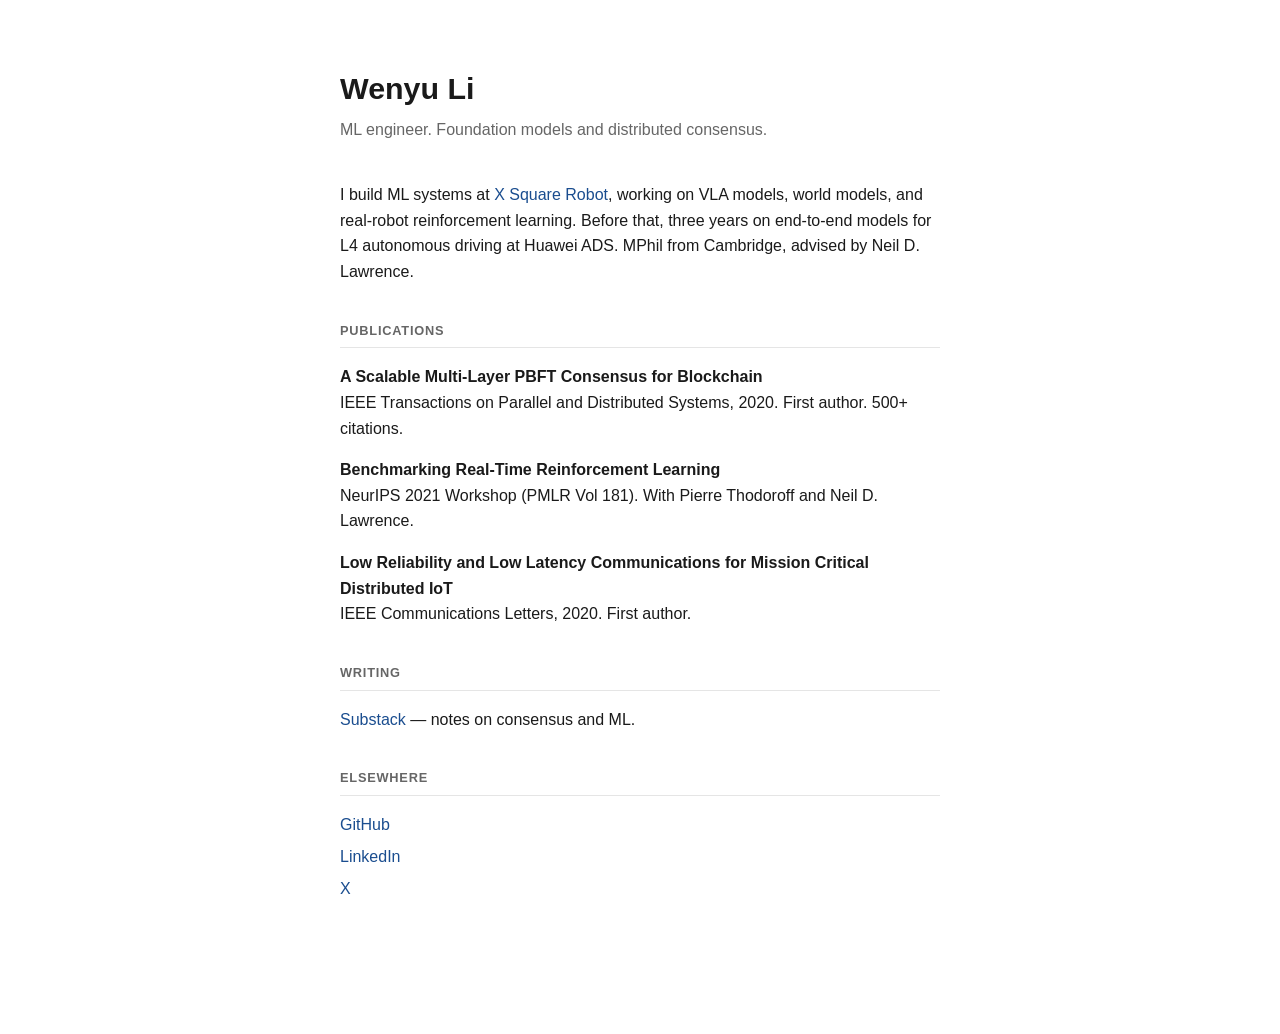
<file: index.html>
<!doctype html>
<html lang="en">
<head>
  <meta charset="utf-8">
  <meta name="viewport" content="width=device-width, initial-scale=1">
  <title>Wenyu Li</title>
  <meta name="description" content="Wenyu Li (Coco) — ML engineer. Foundation models, distributed consensus.">
  <link rel="stylesheet" href="style.css">
</head>
<body>
  <main>
    <header>
      <h1>Wenyu Li</h1>
      <p class="sub">ML engineer. Foundation models and distributed consensus.</p>
    </header>

    <section>
      <p>
        I build ML systems at <a href="https://x2robot.com">X Square Robot</a>, working on
        VLA models, world models, and real-robot reinforcement learning. Before that, three
        years on end-to-end models for L4 autonomous driving at Huawei ADS. MPhil from
        Cambridge, advised by Neil D. Lawrence.
      </p>
    </section>

    <section>
      <h2>Publications</h2>
      <ul class="pubs">
        <li>
          <span class="title">A Scalable Multi-Layer PBFT Consensus for Blockchain</span><br>
          IEEE Transactions on Parallel and Distributed Systems, 2020. First author.
          500+ citations.
        </li>
        <li>
          <span class="title">Benchmarking Real-Time Reinforcement Learning</span><br>
          NeurIPS 2021 Workshop (PMLR Vol 181). With Pierre Thodoroff and Neil D. Lawrence.
        </li>
        <li>
          <span class="title">Low Reliability and Low Latency Communications for Mission
          Critical Distributed IoT</span><br>
          IEEE Communications Letters, 2020. First author.
        </li>
      </ul>
    </section>

    <section>
      <h2>Writing</h2>
      <ul class="links">
        <li><a href="https://cocolwy.substack.com">Substack</a> — notes on consensus and ML.</li>
      </ul>
    </section>

    <section>
      <h2>Elsewhere</h2>
      <ul class="links">
        <li><a href="https://github.com/cocolwy">GitHub</a></li>
        <li><a href="https://www.linkedin.com/in/wenyu-li-17b239187">LinkedIn</a></li>
        <li><a href="https://x.com/cocolwy">X</a></li>
      </ul>
    </section>
  </main>
</body>
</html>
</file>
<file: style.css>
:root {
  --fg: #1a1a1a;
  --muted: #666;
  --link: #1a4d8f;
  --rule: #e5e5e5;
}

* { box-sizing: border-box; }

body {
  margin: 0;
  font: 16px/1.6 -apple-system, BlinkMacSystemFont, "Segoe UI", Helvetica, Arial, sans-serif;
  color: var(--fg);
  background: #fff;
}

main {
  max-width: 640px;
  margin: 0 auto;
  padding: 4rem 1.25rem 6rem;
}

header { margin-bottom: 2.5rem; }

h1 {
  font-size: 1.9rem;
  margin: 0 0 0.25rem;
  font-weight: 600;
}

.sub { color: var(--muted); margin: 0; }

section { margin-bottom: 2.25rem; }

h2 {
  font-size: 0.8rem;
  text-transform: uppercase;
  letter-spacing: 0.06em;
  color: var(--muted);
  border-bottom: 1px solid var(--rule);
  padding-bottom: 0.4rem;
  margin-bottom: 1rem;
}

p { margin: 0 0 1rem; }

ul { margin: 0; padding-left: 0; list-style: none; }

.pubs li { margin-bottom: 1rem; }
.pubs .title { font-weight: 600; }

.links li { margin-bottom: 0.4rem; }

a { color: var(--link); text-decoration: none; }
a:hover { text-decoration: underline; }

@media (prefers-color-scheme: dark) {
  :root { --fg: #e8e8e8; --muted: #999; --link: #6ea8e8; --rule: #333; }
  body { background: #141414; }
}
</file>
